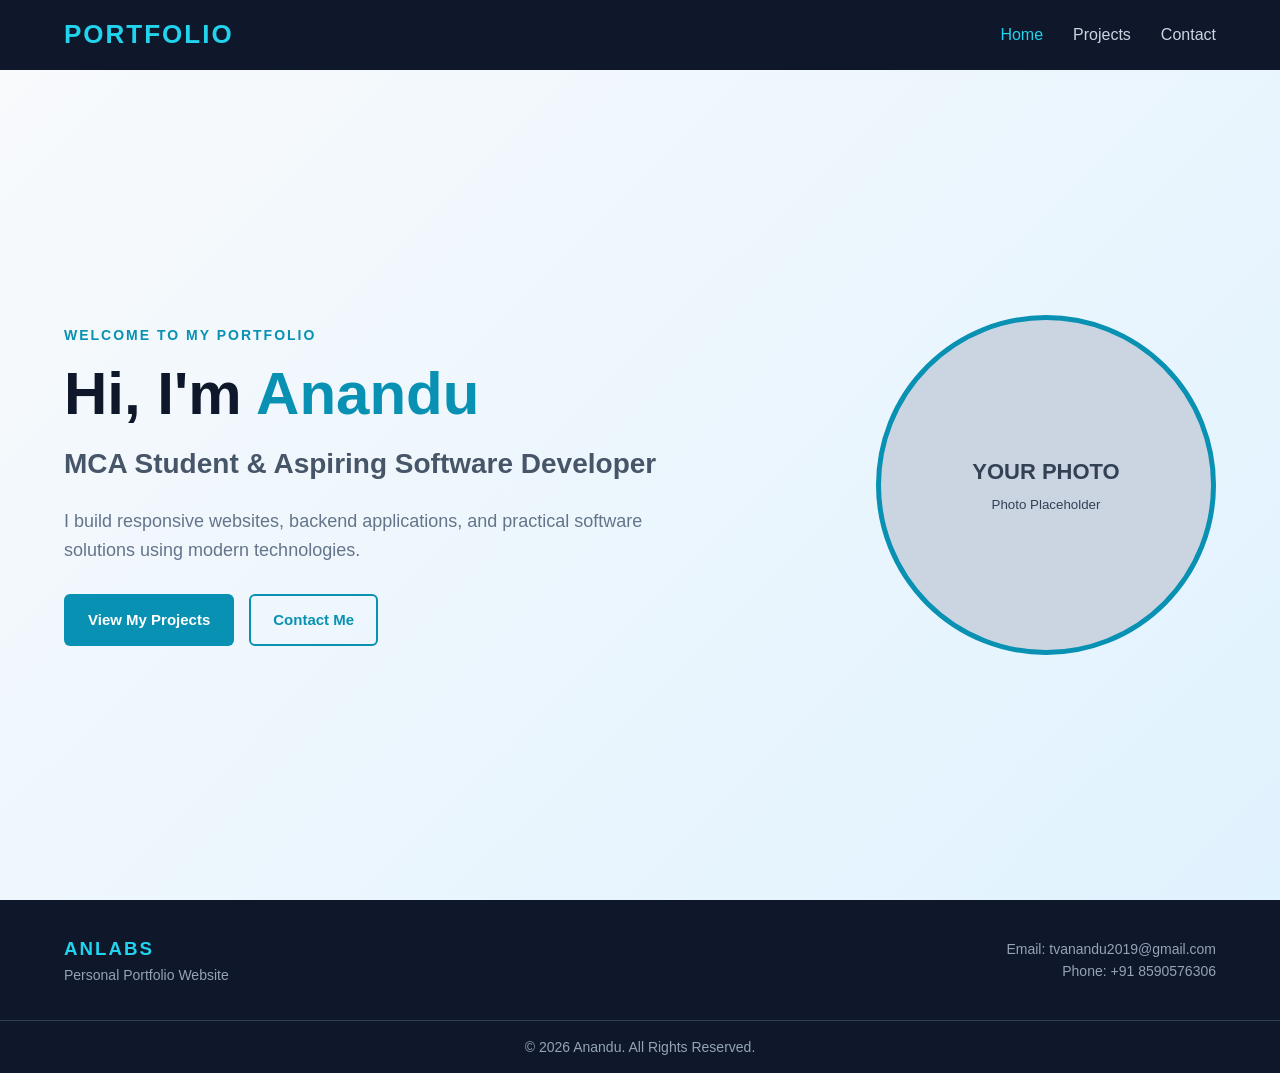
<file: index.html>
<!DOCTYPE html>
<html lang="en">
<head>
    <meta charset="UTF-8">
    <meta name="viewport" content="width=device-width, initial-scale=1.0">
    <title>ANLABS | Home</title>
    <link rel="stylesheet" href="style.css">
</head>
<body>

    <!-- Header -->
    <header class="header">
        <div class="container nav-container">
            <a href="index.html" class="logo">PORTFOLIO</a>

            <nav class="navbar">
                <a href="index.html" class="active">Home</a>
                <a href="projects.html">Projects</a>
                <a href="contact.html">Contact</a>
            </nav>
        </div>
    </header>

    <!-- Home Section -->
    <main>
        <section class="hero">
            <div class="container hero-content">

                <div class="hero-text">
                    <p class="welcome">WELCOME TO MY PORTFOLIO</p>

                    <h1>Hi, I'm <span>Anandu</span></h1>

                    <h2>MCA Student &amp; Aspiring Software Developer</h2>

                    <p class="tagline">
                        I build responsive websites, backend applications,
                        and practical software solutions using modern
                        technologies.
                    </p>

                    <div class="hero-buttons">
                        <a href="projects.html" class="btn primary-btn">
                            View My Projects
                        </a>

                        <a href="contact.html" class="btn secondary-btn">
                            Contact Me
                        </a>
                    </div>
                </div>

                <!-- Photo Placeholder -->
                <div class="photo-container">
                    <div class="photo-placeholder">
                        <span>YOUR PHOTO</span>
                        <small>Photo Placeholder</small>
                    </div>
                </div>

            </div>
        </section>
    </main>

    <!-- Footer -->
    <footer class="footer">
        <div class="container footer-content">

            <div>
                <h3>ANLABS</h3>
                <p>Personal Portfolio Website</p>
            </div>

            <div class="footer-contact">
                <p>Email: tvanandu2019@gmail.com</p>
                <p>Phone: +91 8590576306</p>
            </div>

        </div>

        <div class="copyright">
            <p>&copy; 2026 Anandu. All Rights Reserved.</p>
        </div>
    </footer>

</body>
</html>
</file>
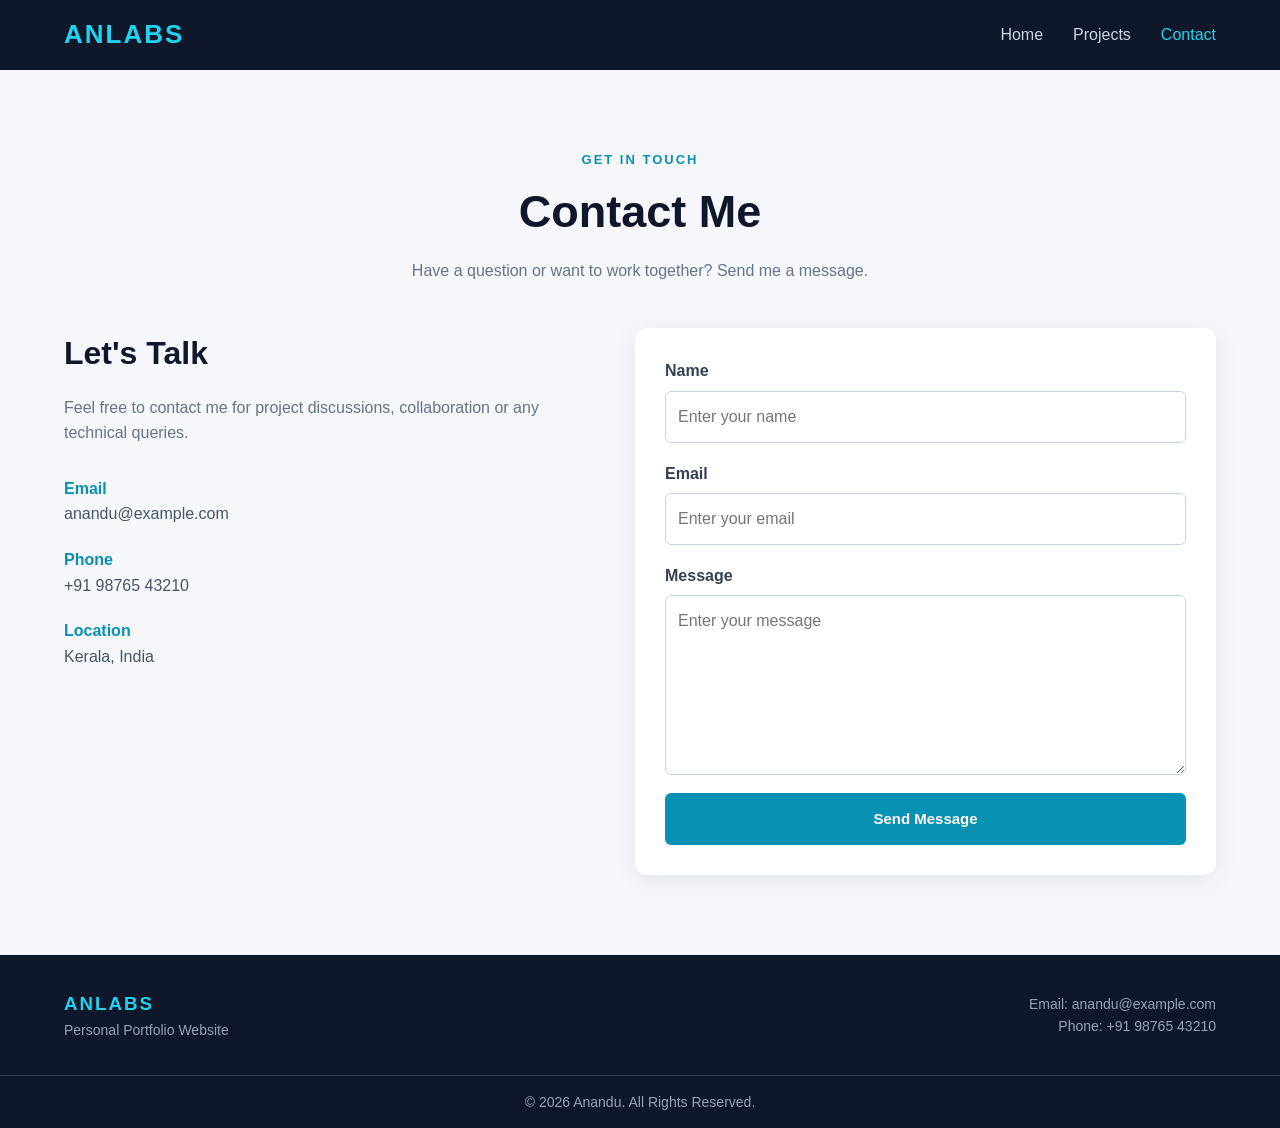
<file: contact.html>
<!DOCTYPE html>
<html lang="en">
<head>
    <meta charset="UTF-8">
    <meta name="viewport" content="width=device-width, initial-scale=1.0">
    <title>ANLABS | Contact</title>
    <link rel="stylesheet" href="style.css">
</head>
<body>

    <!-- Header -->
    <header class="header">
        <div class="container nav-container">
            <a href="index.html" class="logo">ANLABS</a>

            <nav class="navbar">
                <a href="index.html">Home</a>
                <a href="projects.html">Projects</a>
                <a href="contact.html" class="active">Contact</a>
            </nav>
        </div>
    </header>

    <!-- Contact Section -->
    <main>
        <section class="contact-section">
            <div class="container">

                <div class="section-heading">
                    <p class="section-label">GET IN TOUCH</p>
                    <h1>Contact Me</h1>
                    <p>
                        Have a question or want to work together?
                        Send me a message.
                    </p>
                </div>

                <div class="contact-wrapper">

                    <!-- Contact Information -->
                    <div class="contact-info">
                        <h2>Let's Talk</h2>

                        <p>
                            Feel free to contact me for project discussions,
                            collaboration or any technical queries.
                        </p>

                        <div class="contact-details">
                            <div class="contact-item">
                                <strong>Email</strong>
                                <span>anandu@example.com</span>
                            </div>

                            <div class="contact-item">
                                <strong>Phone</strong>
                                <span>+91 98765 43210</span>
                            </div>

                            <div class="contact-item">
                                <strong>Location</strong>
                                <span>Kerala, India</span>
                            </div>
                        </div>
                    </div>

                    <!-- Contact Form -->
                    <form class="contact-form">

                        <div class="form-group">
                            <label for="name">Name</label>
                            <input
                                type="text"
                                id="name"
                                name="name"
                                placeholder="Enter your name"
                                required
                            >
                        </div>

                        <div class="form-group">
                            <label for="email">Email</label>
                            <input
                                type="email"
                                id="email"
                                name="email"
                                placeholder="Enter your email"
                                required
                            >
                        </div>

                        <div class="form-group">
                            <label for="message">Message</label>
                            <textarea
                                id="message"
                                name="message"
                                rows="6"
                                placeholder="Enter your message"
                                required
                            ></textarea>
                        </div>

                        <button type="submit" class="btn primary-btn">
                            Send Message
                        </button>

                    </form>

                </div>

            </div>
        </section>
    </main>

    <!-- Footer -->
    <footer class="footer">
        <div class="container footer-content">

            <div>
                <h3>ANLABS</h3>
                <p>Personal Portfolio Website</p>
            </div>

            <div class="footer-contact">
                <p>Email: anandu@example.com</p>
                <p>Phone: +91 98765 43210</p>
            </div>

        </div>

        <div class="copyright">
            <p>&copy; 2026 Anandu. All Rights Reserved.</p>
        </div>
    </footer>

</body>
</html>
</file>
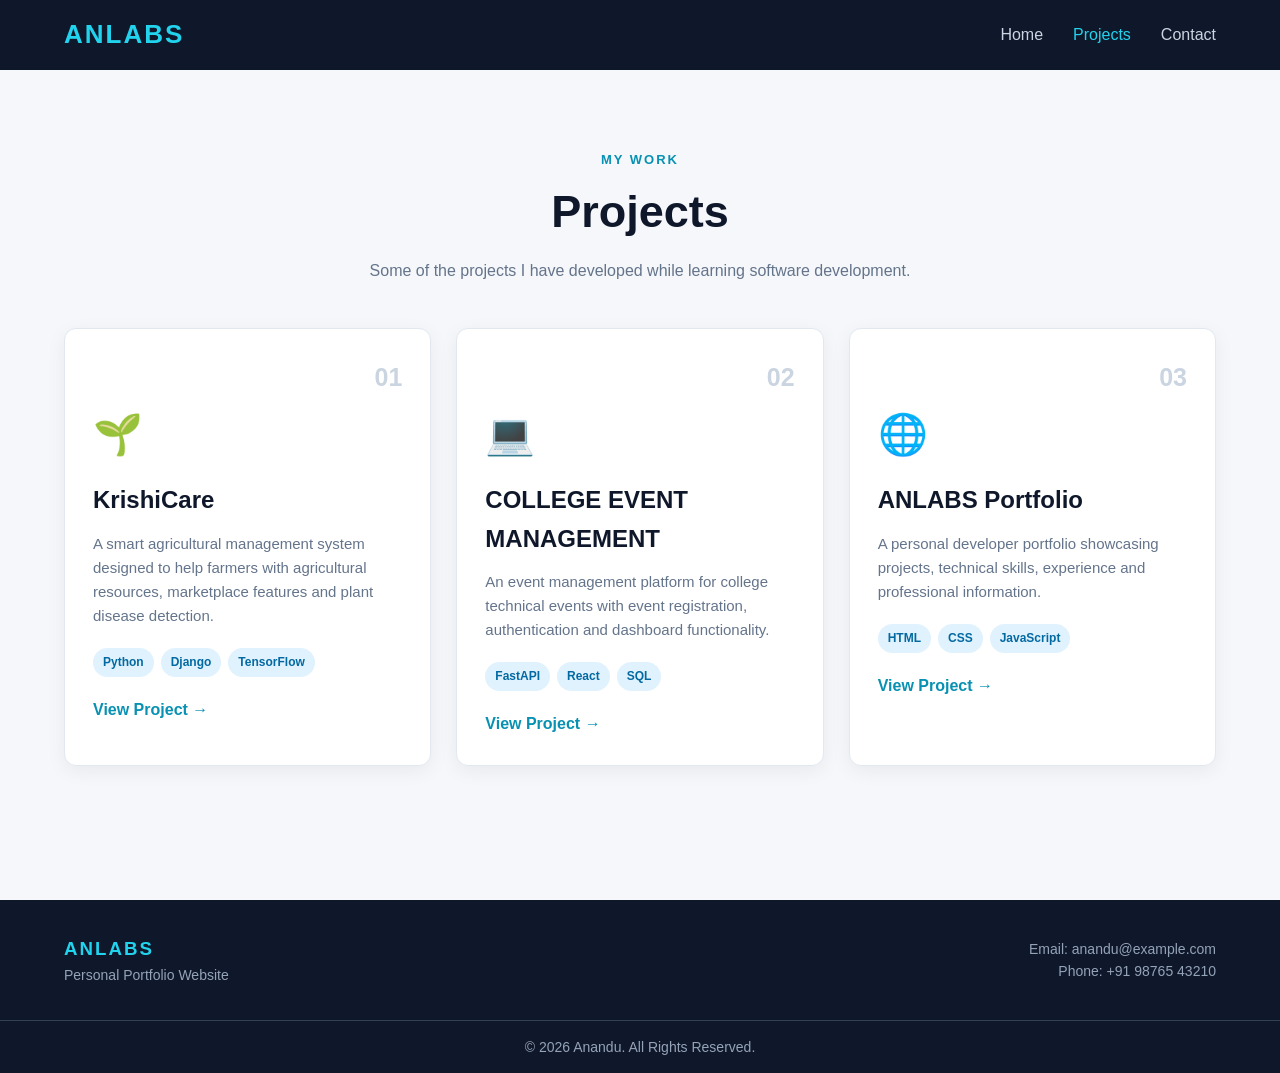
<file: projects.html>
<!DOCTYPE html>
<html lang="en">
<head>
    <meta charset="UTF-8">
    <meta name="viewport" content="width=device-width, initial-scale=1.0">
    <title>ANLABS | Projects</title>
    <link rel="stylesheet" href="style.css">
</head>
<body>

    <!-- Header -->
    <header class="header">
        <div class="container nav-container">
            <a href="index.html" class="logo">ANLABS</a>

            <nav class="navbar">
                <a href="index.html">Home</a>
                <a href="projects.html" class="active">Projects</a>
                <a href="contact.html">Contact</a>
            </nav>
        </div>
    </header>

    <!-- Projects Section -->
    <main>
        <section class="projects-section">
            <div class="container">

                <div class="section-heading">
                    <p class="section-label">MY WORK</p>
                    <h1>Projects</h1>
                    <p>
                        Some of the projects I have developed while learning
                        software development.
                    </p>
                </div>

                <!-- Project Cards -->
                <div class="project-grid">

                    <!-- Card 1 -->
                    <article class="project-card">
                        <div class="project-number">01</div>

                        <div class="project-icon">
                            🌱
                        </div>

                        <h2>KrishiCare</h2>

                        <p>
                            A smart agricultural management system designed
                            to help farmers with agricultural resources,
                            marketplace features and plant disease detection.
                        </p>

                        <div class="technologies">
                            <span>Python</span>
                            <span>Django</span>
                            <span>TensorFlow</span>
                        </div>

                        <a href="#" class="project-link">
                            View Project →
                        </a>
                    </article>

                    <!-- Card 2 -->
                    <article class="project-card">
                        <div class="project-number">02</div>

                        <div class="project-icon">
                            💻
                        </div>

                        <h2>COLLEGE EVENT MANAGEMENT</h2>

                        <p>
                            An event management platform for college
                            technical events with event registration,
                            authentication and dashboard functionality.
                        </p>

                        <div class="technologies">
                            <span>FastAPI</span>
                            <span>React</span>
                            <span>SQL</span>
                        </div>

                        <a href="#" class="project-link">
                            View Project →
                        </a>
                    </article>

                    <!-- Card 3 -->
                    <article class="project-card">
                        <div class="project-number">03</div>

                        <div class="project-icon">
                            🌐
                        </div>

                        <h2>ANLABS Portfolio</h2>

                        <p>
                            A personal developer portfolio showcasing
                            projects, technical skills, experience and
                            professional information.
                        </p>

                        <div class="technologies">
                            <span>HTML</span>
                            <span>CSS</span>
                            <span>JavaScript</span>
                        </div>

                        <a href="#" class="project-link">
                            View Project →
                        </a>
                    </article>

                    <!-- Card 4 -->
                   

                </div>

            </div>
        </section>
    </main>

    <!-- Footer -->
    <footer class="footer">
        <div class="container footer-content">

            <div>
                <h3>ANLABS</h3>
                <p>Personal Portfolio Website</p>
            </div>

            <div class="footer-contact">
                <p>Email: anandu@example.com</p>
                <p>Phone: +91 98765 43210</p>
            </div>

        </div>

        <div class="copyright">
            <p>&copy; 2026 Anandu. All Rights Reserved.</p>
        </div>
    </footer>

</body>
</html>
</file>
<file: style.css>
/* =========================================
   RESET
   ========================================= */

* {
    margin: 0;
    padding: 0;
    box-sizing: border-box;
}

html {
    scroll-behavior: smooth;
}

body {
    font-family: Arial, Helvetica, sans-serif;
    background: #f5f7fa;
    color: #1e293b;
    line-height: 1.6;
}

img {
    max-width: 100%;
    display: block;
}

a {
    text-decoration: none;
}

button,
input,
textarea {
    font: inherit;
}

.container {
    width: 90%;
    max-width: 1200px;
    margin: auto;
}


/* =========================================
   HEADER
   ========================================= */

.header {
    width: 100%;
    background: #0f172a;
    color: white;
}

.nav-container {
    min-height: 70px;
    display: flex;
    align-items: center;
    justify-content: space-between;
}

.logo {
    color: #22d3ee;
    font-size: 26px;
    font-weight: bold;
    letter-spacing: 2px;
}

.navbar {
    display: flex;
    align-items: center;
    gap: 30px;
}

.navbar a {
    color: #cbd5e1;
    font-size: 16px;
    padding: 8px 0;
}

.navbar a:hover,
.navbar a.active {
    color: #22d3ee;
}


/* =========================================
   HOME
   ========================================= */

.hero {
    min-height: calc(100vh - 70px);
    display: flex;
    align-items: center;
    background: linear-gradient(135deg, #f8fafc, #e0f2fe);
}

.hero-content {
    display: flex;
    align-items: center;
    justify-content: space-between;
    gap: 50px;
    padding: 70px 0;
}

.hero-text {
    flex: 1;
    min-width: 0;
}

.welcome {
    color: #0891b2;
    font-size: 14px;
    font-weight: bold;
    letter-spacing: 2px;
    margin-bottom: 15px;
}

.hero h1 {
    color: #0f172a;
    font-size: clamp(40px, 5vw, 60px);
    line-height: 1.1;
    margin-bottom: 15px;
}

.hero h1 span {
    color: #0891b2;
}

.hero h2 {
    color: #475569;
    font-size: clamp(20px, 2.5vw, 28px);
    margin-bottom: 20px;
}

.tagline {
    max-width: 600px;
    color: #64748b;
    font-size: 18px;
    margin-bottom: 30px;
}

.hero-buttons {
    display: flex;
    gap: 15px;
    flex-wrap: wrap;
}

.btn {
    display: inline-block;
    padding: 12px 22px;
    border-radius: 6px;
    font-size: 15px;
    font-weight: bold;
    border: 2px solid transparent;
    cursor: pointer;
    transition: 0.3s;
}

.primary-btn {
    background: #0891b2;
    color: white;
}

.primary-btn:hover {
    background: #0e7490;
}

.secondary-btn {
    background: transparent;
    color: #0891b2;
    border-color: #0891b2;
}

.secondary-btn:hover {
    background: #0891b2;
    color: white;
}


/* =========================================
   PHOTO PLACEHOLDER
   ========================================= */

.photo-container {
    flex: 0 0 340px;
    display: flex;
    justify-content: center;
}

.photo-placeholder {
    width: 340px;
    height: 340px;
    max-width: 100%;
    border-radius: 50%;
    border: 5px solid #0891b2;
    background: #cbd5e1;

    display: flex;
    flex-direction: column;
    align-items: center;
    justify-content: center;

    text-align: center;
    color: #334155;
}

.photo-placeholder span {
    font-size: 22px;
    font-weight: bold;
}

.photo-placeholder small {
    margin-top: 5px;
}


/* =========================================
   GENERAL SECTIONS
   ========================================= */

.projects-section,
.contact-section {
    min-height: calc(100vh - 70px);
    padding: 80px 0;
}

.section-heading {
    text-align: center;
    margin-bottom: 45px;
}

.section-label {
    color: #0891b2;
    font-size: 13px;
    font-weight: bold;
    letter-spacing: 2px;
    margin-bottom: 5px;
}

.section-heading h1 {
    color: #0f172a;
    font-size: clamp(35px, 5vw, 45px);
    margin-bottom: 10px;
}

.section-heading > p:last-child {
    color: #64748b;
    max-width: 600px;
    margin: auto;
}


/* =========================================
   PROJECTS - CSS GRID
   ========================================= */

.project-grid {
    display: grid;
    grid-template-columns: repeat(3, minmax(0, 1fr));
    gap: 25px;
}

.project-card {
    background: white;
    border: 1px solid #e2e8f0;
    border-radius: 12px;
    padding: 28px;

    min-width: 0;

    box-shadow: 0 5px 20px rgba(15, 23, 42, 0.06);
    transition: transform 0.3s, box-shadow 0.3s;
}

.project-card:hover {
    transform: translateY(-6px);
    box-shadow: 0 12px 30px rgba(15, 23, 42, 0.12);
}

.project-number {
    color: #cbd5e1;
    font-size: 25px;
    font-weight: bold;
    text-align: right;
}

.project-icon {
    font-size: 40px;
    margin: 5px 0 15px;
}

.project-card h2 {
    color: #0f172a;
    margin-bottom: 12px;
}

.project-card p {
    color: #64748b;
    font-size: 15px;
    margin-bottom: 20px;
}

.technologies {
    display: flex;
    flex-wrap: wrap;
    gap: 7px;
    margin-bottom: 20px;
}

.technologies span {
    background: #e0f2fe;
    color: #0369a1;
    border-radius: 20px;
    padding: 5px 10px;
    font-size: 12px;
    font-weight: bold;
}

.project-link {
    color: #0891b2;
    font-weight: bold;
}


/* =========================================
   CONTACT
   ========================================= */

.contact-wrapper {
    display: flex;
    align-items: flex-start;
    gap: 50px;
}

.contact-info {
    flex: 1;
    min-width: 0;
}

.contact-info h2 {
    color: #0f172a;
    font-size: 32px;
    margin-bottom: 15px;
}

.contact-info > p {
    color: #64748b;
    max-width: 500px;
    margin-bottom: 30px;
}

.contact-details {
    display: flex;
    flex-direction: column;
    gap: 20px;
}

.contact-item {
    display: flex;
    flex-direction: column;
}

.contact-item strong {
    color: #0891b2;
}

.contact-item span {
    color: #475569;
}


/* =========================================
   CONTACT FORM - FLEXBOX
   ========================================= */

.contact-form {
    flex: 1;
    min-width: 0;

    background: white;
    padding: 30px;
    border-radius: 12px;

    display: flex;
    flex-direction: column;
    gap: 18px;

    box-shadow: 0 5px 25px rgba(15, 23, 42, 0.08);
}

.form-group {
    display: flex;
    flex-direction: column;
    gap: 7px;
}

.form-group label {
    color: #334155;
    font-weight: bold;
}

.form-group input,
.form-group textarea {
    width: 100%;
    border: 1px solid #cbd5e1;
    border-radius: 6px;
    padding: 12px;
    outline: none;
}

.form-group input:focus,
.form-group textarea:focus {
    border-color: #0891b2;
}

.form-group textarea {
    resize: vertical;
}


/* =========================================
   FOOTER
   ========================================= */

.footer {
    background: #0f172a;
    color: white;
}

.footer-content {
    min-height: 120px;

    display: flex;
    justify-content: space-between;
    align-items: center;
    gap: 30px;

    padding: 25px 0;
}

.footer h3 {
    color: #22d3ee;
    letter-spacing: 2px;
}

.footer p {
    color: #94a3b8;
    font-size: 14px;
}

.footer-contact {
    text-align: right;
}

.copyright {
    border-top: 1px solid #334155;
    text-align: center;
    padding: 15px;
}


/* =========================================
   TABLET
   1024px AND BELOW
   ========================================= */

@media screen and (max-width: 1024px) {

    .container {
        width: 92%;
    }

    /* Home becomes less wide */
    .hero-content {
        gap: 30px;
    }

    .photo-container {
        flex: 0 0 280px;
    }

    .photo-placeholder {
        width: 280px;
        height: 280px;
    }

    /* 2 project columns */
    .project-grid {
        grid-template-columns: repeat(2, minmax(0, 1fr));
    }

    /* Contact gets tighter */
    .contact-wrapper {
        gap: 30px;
    }
}


/* =========================================
   MOBILE / TABLET
   768px AND BELOW
   ========================================= */

@media screen and (max-width: 768px) {

    /* HEADER */

    .nav-container {
        flex-direction: column;
        justify-content: center;
        gap: 12px;
        padding: 18px 0;
    }

    .navbar {
        gap: 25px;
    }


    /* HOME */

    .hero {
        min-height: auto;
    }

    .hero-content {
        flex-direction: column;
        text-align: center;
        padding: 60px 0;
    }

    .hero-text {
        width: 100%;
    }

    .tagline {
        margin-left: auto;
        margin-right: auto;
    }

    .hero-buttons {
        justify-content: center;
    }

    .photo-container {
        order: -1;
        width: 100%;
        flex: none;
    }

    .photo-placeholder {
        width: 260px;
        height: 260px;
    }


    /* PROJECTS */

    .project-grid {
        grid-template-columns: 1fr;
    }


    /* CONTACT */

    .contact-wrapper {
        flex-direction: column;
    }

    .contact-info,
    .contact-form {
        width: 100%;
    }


    /* FOOTER */

    .footer-content {
        flex-direction: column;
        text-align: center;
    }

    .footer-contact {
        text-align: center;
    }
}


/* =========================================
   SMALL MOBILE
   480px AND BELOW
   ========================================= */

@media screen and (max-width: 480px) {

    .container {
        width: 92%;
    }


    /* HEADER */

    .logo {
        font-size: 23px;
    }

    .navbar {
        width: 100%;
        justify-content: center;
        gap: 18px;
    }

    .navbar a {
        font-size: 14px;
    }


    /* HOME */

    .hero-content {
        padding: 45px 0;
        gap: 30px;
    }

    .welcome {
        font-size: 10px;
    }

    .hero h1 {
        font-size: 38px;
    }

    .hero h2 {
        font-size: 19px;
    }

    .tagline {
        font-size: 15px;
    }

    .photo-placeholder {
        width: 210px;
        height: 210px;
    }

    .photo-placeholder span {
        font-size: 18px;
    }

    .photo-placeholder small {
        font-size: 12px;
    }

    .hero-buttons {
        flex-direction: column;
        width: 100%;
    }

    .hero-buttons .btn {
        width: 100%;
        text-align: center;
    }


    /* SECTIONS */

    .projects-section,
    .contact-section {
        padding: 55px 0;
    }

    .section-heading {
        margin-bottom: 30px;
    }


    /* PROJECT CARD */

    .project-card {
        padding: 22px;
    }


    /* CONTACT */

    .contact-info h2 {
        font-size: 27px;
    }

    .contact-form {
        padding: 22px;
    }


    /* FOOTER */

    .footer-content {
        padding: 30px 0;
    }
}


/* =========================================
   VERY SMALL PHONES
   360px AND BELOW
   ========================================= */

@media screen and (max-width: 360px) {

    .navbar {
        gap: 12px;
    }

    .navbar a {
        font-size: 13px;
    }

    .hero h1 {
        font-size: 34px;
    }

    .hero h2 {
        font-size: 17px;
    }

    .photo-placeholder {
        width: 180px;
        height: 180px;
    }

    .project-card {
        padding: 18px;
    }

    .contact-form {
        padding: 18px;
    }
}
</file>
